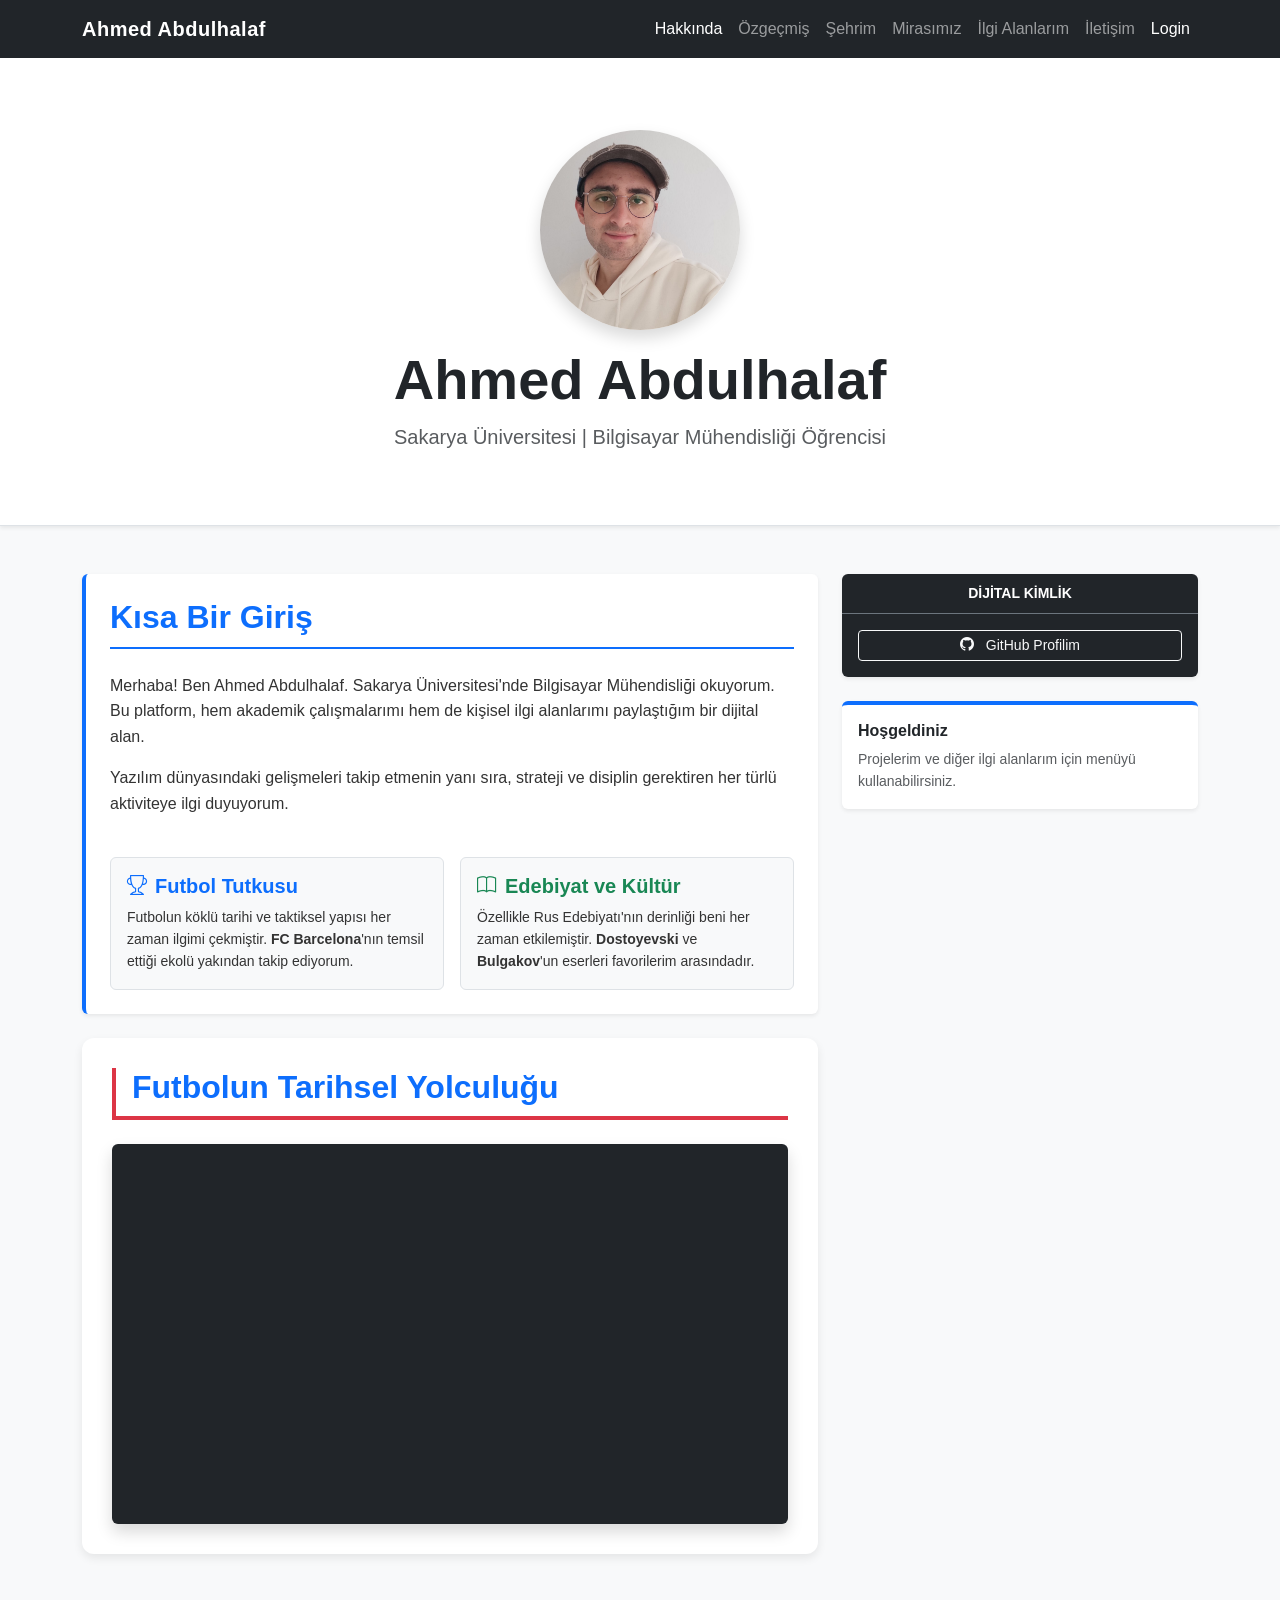
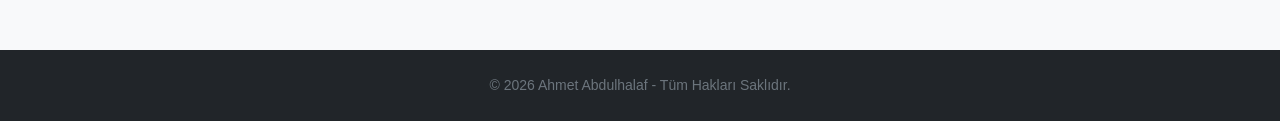
<file: index.html>
<!DOCTYPE html>
<html lang="tr">
<head>
    <meta charset="UTF-8">
    <meta name="viewport" content="width=device-width, initial-scale=1.0">
    <title>Hakkımda | Ahmed Abdulhalaf</title>
    <link href="https://cdn.jsdelivr.net/npm/bootstrap@5.3.0/dist/css/bootstrap.min.css" rel="stylesheet">
    <link rel="stylesheet" href="css/style.css">
    <link rel="stylesheet" href="https://cdn.jsdelivr.net/npm/bootstrap-icons@1.11.1/font/bootstrap-icons.css">
</head>
<body class="bg-light">

    <nav class="navbar navbar-expand-lg navbar-dark bg-dark sticky-top">
        <div class="container">
            <a class="navbar-brand" href="index.html">Ahmed Abdulhalaf</a>
            <button class="navbar-toggler" type="button" data-bs-toggle="collapse" data-bs-target="#navbarNav">
                <span class="navbar-toggler-icon"></span>
            </button>
            <div class="collapse navbar-collapse" id="navbarNav">
                <ul class="navbar-nav ms-auto">
                    <li class="nav-item"><a class="nav-link active" href="index.html">Hakkında</a></li>
                    <li class="nav-item"><a class="nav-link" href="cv.html">Özgeçmiş</a></li>
                    <li class="nav-item"><a class="nav-link" href="sehrim.html">Şehrim</a></li>
                    <li class="nav-item"><a class="nav-link" href="mirasimiz.html">Mirasımız</a></li>
                    <li class="nav-item"><a class="nav-link" href="ilgi-alanlarim.html">İlgi Alanlarım</a></li>
                    <li class="nav-item"><a class="nav-link" href="iletisim.php">İletişim</a></li>
                    <li class="nav-item">
                    <li class="nav-item"><a class="nav-link text-white" href="login.php">Login</a></li>
                </ul>
            </div>
        </div>
    </nav>

    <header class="py-5 bg-white border-bottom mb-5 shadow-sm">
        <div class="container text-center my-4">
           <img src="img/ahmed.jpg" class="rounded-circle mb-3 shadow heritage-img" alt="Ahmed Abdulhalaf" width="200" height="200" style="object-fit: cover;">
            <h1 class="fw-bolder display-4 text-dark">Ahmed Abdulhalaf</h1>
            <p class="lead mb-0 text-muted">Sakarya Üniversitesi | Bilgisayar Mühendisliği Öğrencisi</p>
        </div>
    </header>

    <div class="container mb-5">
        <div class="row g-4">
            <div class="col-lg-8">
                <section class="bg-white p-4 rounded shadow-sm border-start border-primary border-4 mb-4">
                    <h2 class="fw-bold mb-4">Kısa Bir Giriş</h2>
                    <p>Merhaba! Ben Ahmed Abdulhalaf. Sakarya Üniversitesi'nde Bilgisayar Mühendisliği okuyorum. Bu platform, hem akademik çalışmalarımı hem de kişisel ilgi alanlarımı paylaştığım bir dijital alan.</p>
                    <p>Yazılım dünyasındaki gelişmeleri takip etmenin yanı sıra, strateji ve disiplin gerektiren her türlü aktiviteye ilgi duyuyorum.</p>
                    
                    <div class="row mt-4 g-3">
                        <div class="col-md-6">
                            <div class="p-3 border rounded bg-light h-100">
                                <h5 class="fw-bold text-primary"><i class="bi bi-trophy me-2"></i>Futbol Tutkusu</h5>
                                <p class="small mb-0">Futbolun köklü tarihi ve taktiksel yapısı her zaman ilgimi çekmiştir. <strong>FC Barcelona</strong>'nın temsil ettiği ekolü yakından takip ediyorum.</p>
                            </div>
                        </div>
                        <div class="col-md-6">
                            <div class="p-3 border rounded bg-light h-100">
                                <h5 class="fw-bold text-success"><i class="bi bi-book me-2"></i>Edebiyat ve Kültür</h5>
                                <p class="small mb-0">Özellikle Rus Edebiyatı'nın derinliği beni her zaman etkilemiştir. <strong>Dostoyevski</strong> ve <strong>Bulgakov</strong>'un eserleri favorilerim arasındadır.</p>
                            </div>
                        </div>
                    </div>
                </section>

                <section class="mb-5">
                    <h2 class="fw-bold mb-4 border-start border-danger border-4 ps-3">Futbolun Tarihsel Yolculuğu</h2>
                    <div class="ratio ratio-16x9 shadow rounded overflow-hidden bg-dark">
    <iframe 
        id="ytplayer"
        type="text/html"
        src="https://www.youtube.com/embed/13BSXbCgsJE?enablejsapi=1&origin=http://example.com&rel=0" 
        title="Futbolun Tarihi" 
        allow="accelerometer; autoplay; clipboard-write; encrypted-media; gyroscope; picture-in-picture" 
        allowfullscreen
        frameborder="0">
    </iframe>
</div>
                </section>
            </div>
            
            <div class="col-lg-4">
                <div class="card mb-4 shadow-sm border-0 bg-dark text-white">
                    <div class="card-header border-secondary text-center fw-bold small">DİJİTAL KİMLİK</div>
                    <div class="card-body p-3 text-center">
                        <div class="d-grid">
                            <a href="https://github.com/ahmedhalaf567" target="_blank" class="btn btn-outline-light btn-sm">
                                <i class="bi bi-github me-2"></i> GitHub Profilim
                            </a>
                        </div>
                    </div>
                </div>

                <div class="card shadow-sm border-0 border-top border-primary border-4">
                    <div class="card-body">
                        <h6 class="fw-bold mb-2">Hoşgeldiniz</h6>
                        <p class="small text-muted mb-0">Projelerim ve diğer ilgi alanlarım için menüyü kullanabilirsiniz.</p>
                    </div>
                </div>
            </div>
        </div>
    </div>

   <footer class="py-4 bg-dark text-white text-center mt-5">
    <div class="container text-secondary">
        <p class="m-0 small">© 2026 Ahmet Abdulhalaf - Tüm Hakları Saklıdır.</p>
    </div>
</footer>

    <script src="https://cdn.jsdelivr.net/npm/bootstrap@5.3.0/dist/js/bootstrap.bundle.min.js"></script>
</body>
</html>
</file>
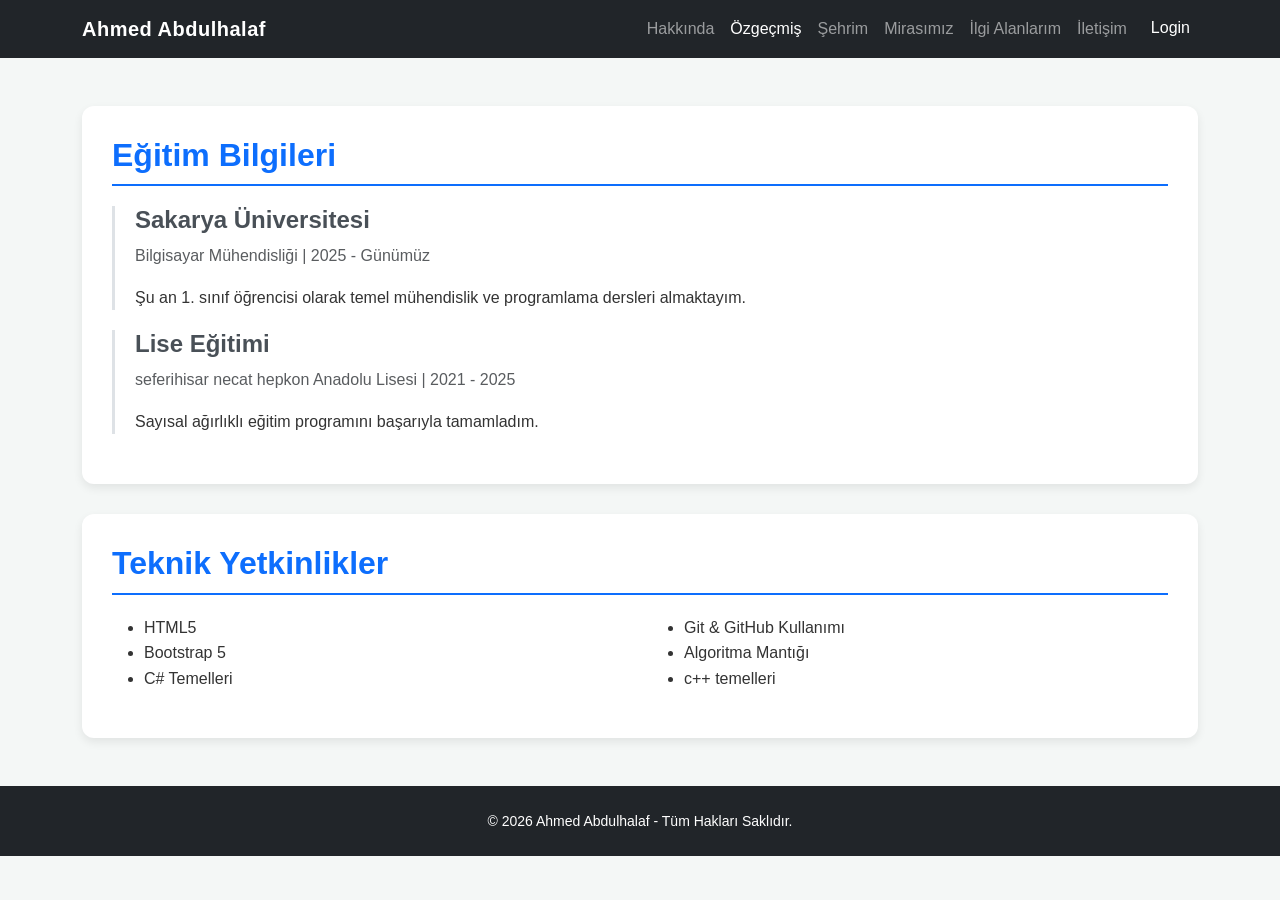
<file: cv.html>
<!DOCTYPE html>
<html lang="tr">
<head>
    <meta charset="UTF-8">
    <meta name="viewport" content="width=device-width, initial-scale=1.0">
    <title>Özgeçmiş | Ahmed Abdulhalaf</title>
    <link href="https://cdn.jsdelivr.net/npm/bootstrap@5.3.0/dist/css/bootstrap.min.css" rel="stylesheet">
    <link rel="stylesheet" href="css/style.css">
</head>
<body>

    <header>
        <nav class="navbar navbar-expand-lg navbar-dark bg-dark sticky-top">
            <div class="container">
                <a class="navbar-brand" href="index.html">Ahmed Abdulhalaf</a>
                <button class="navbar-toggler" type="button" data-bs-toggle="collapse" data-bs-target="#navbarNav">
                    <span class="navbar-toggler-icon"></span>
                </button>
                <div class="collapse navbar-collapse" id="navbarNav">
                    <ul class="navbar-nav ms-auto">
                        <li class="nav-item"><a class="nav-link" href="index.html">Hakkında</a></li>
                        <li class="nav-item"><a class="nav-link active" href="cv.html">Özgeçmiş</a></li>
                        <li class="nav-item"><a class="nav-link" href="sehrim.html">Şehrim</a></li>
                        <li class="nav-item"><a class="nav-link" href="mirasimiz.html">Mirasımız</a></li>
                        <li class="nav-item"><a class="nav-link" href="ilgi-alanlarim.html">İlgi Alanlarım</a></li>
                        <li class="nav-item"><a class="nav-link" href="iletisim.php">İletişim</a></li>
                        <li class="nav-item"><a class="nav-link btn btn-primary text-white ms-lg-2" href="login.php">Login</a></li>
                    </ul>
                </div>
            </div>
        </nav>
    </header>

    <main class="container mt-5">
        <section>
            <h2 class="fw-bold">Eğitim Bilgileri</h2>
            
            <article>
                <h4 class="fw-bold">Sakarya Üniversitesi</h4>
                <p class="text-muted">Bilgisayar Mühendisliği | 2025 - Günümüz</p>
                <p>Şu an 1. sınıf öğrencisi olarak temel mühendislik ve programlama dersleri almaktayım.</p>
            </article>

            <article>
                <h4 class="fw-bold">Lise Eğitimi</h4>
                <p class="text-muted"> seferihisar necat hepkon Anadolu Lisesi | 2021 - 2025</p>
                <p>Sayısal ağırlıklı eğitim programını başarıyla tamamladım.</p>
            </article>
        </section>

        <section>
            <h2 class="fw-bold">Teknik Yetkinlikler</h2>
            <div class="row">
                <div class="col-md-6">
                    <ul>
                        <li>HTML5 </li>
                        <li>Bootstrap 5</li>
                        <li>C# Temelleri</li>
                    </ul>
                </div>
                <div class="col-md-6">
                    <ul>
                        <li>Git & GitHub Kullanımı</li>
                        <li>Algoritma Mantığı</li>
                        <li>c++ temelleri</li>
                    </ul>
                </div>
            </div>
        </section>
    </main>

    <footer class="py-4 mt-5 text-center">
        <div class="container">
            <p class="m-0 small">© 2026 Ahmed Abdulhalaf - Tüm Hakları Saklıdır.</p>
        </div>
    </footer>

    <script src="https://cdn.jsdelivr.net/npm/bootstrap@5.3.0/dist/js/bootstrap.bundle.min.js"></script>
</body>
</html>
</file>
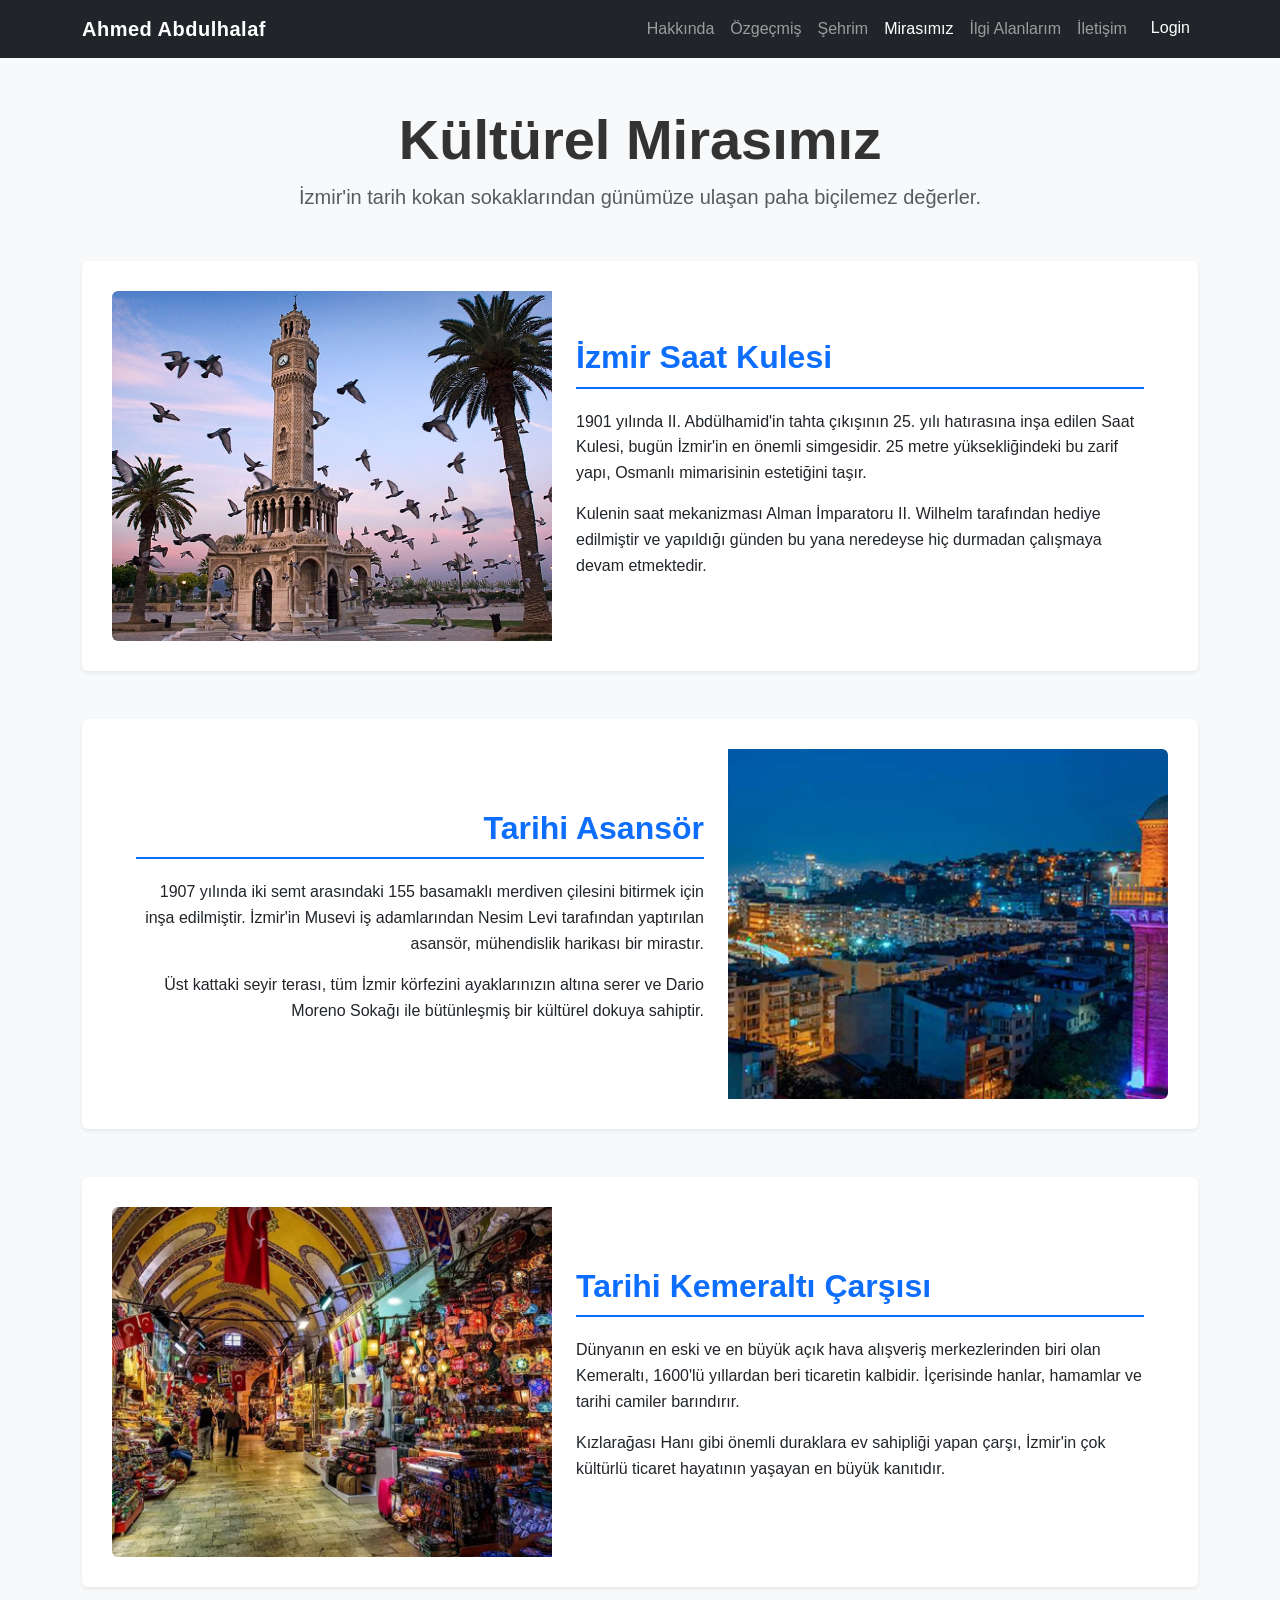
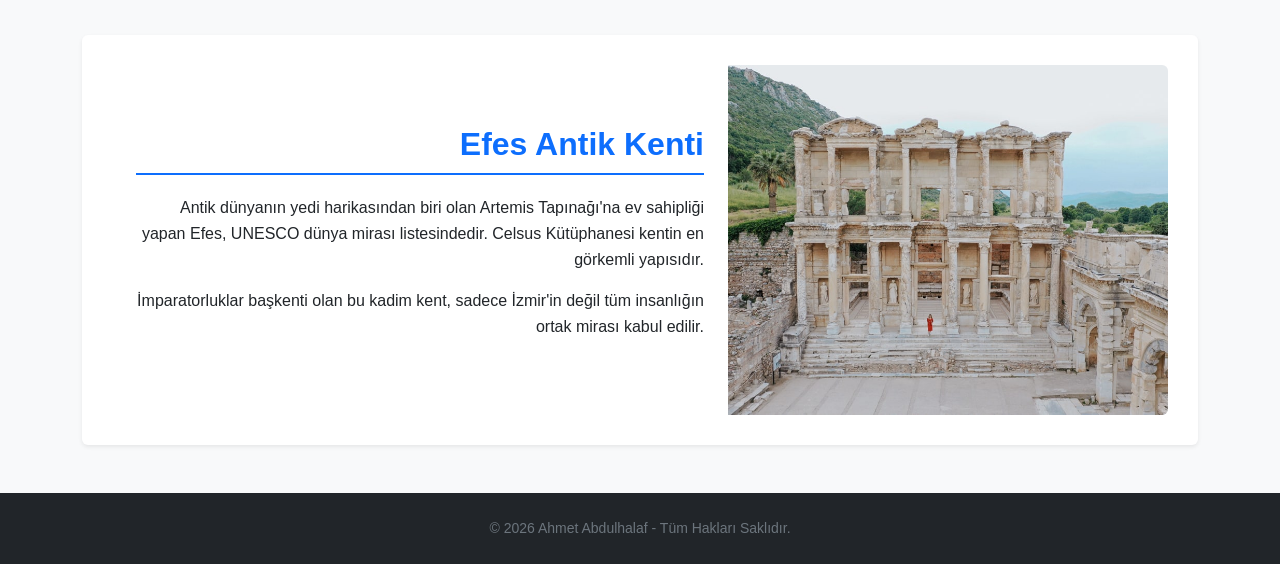
<file: mirasimiz.html>
<!DOCTYPE html>
<html lang="tr">
<head>
    <meta charset="UTF-8">
    <meta name="viewport" content="width=device-width, initial-scale=1.0">
    <title>Mirasımız | İzmir Hazineleri</title>
    <link href="https://cdn.jsdelivr.net/npm/bootstrap@5.3.0/dist/css/bootstrap.min.css" rel="stylesheet">
    <link rel="stylesheet" href="css/style.css">
</head>
<body class="bg-light">

    <header>
        <nav class="navbar navbar-expand-lg navbar-dark bg-dark sticky-top">
            <div class="container">
                <a class="navbar-brand" href="index.html">Ahmed Abdulhalaf</a>
                <button class="navbar-toggler" type="button" data-bs-toggle="collapse" data-bs-target="#navbarNav">
                    <span class="navbar-toggler-icon"></span>
                </button>
                <div class="collapse navbar-collapse" id="navbarNav">
                    <ul class="navbar-nav ms-auto">
                        <li class="nav-item"><a class="nav-link" href="index.html">Hakkında</a></li>
                        <li class="nav-item"><a class="nav-link" href="cv.html">Özgeçmiş</a></li>
                        <li class="nav-item"><a class="nav-link" href="sehrim.html">Şehrim</a></li>
                        <li class="nav-item"><a class="nav-link active" href="mirasimiz.html">Mirasımız</a></li>
                        <li class="nav-item"><a class="nav-link" href="ilgi-alanlarim.html">İlgi Alanlarım</a></li>
                        <li class="nav-item"><a class="nav-link" href="iletisim.php">İletişim</a></li>
                        <li class="nav-item"><a class="nav-link btn btn-primary text-white ms-lg-2" href="login.php">Login</a></li>
                    </ul>
                </div>
            </div>
        </nav>
    </header>

    <main class="container mt-5">
        <div class="text-center mb-5">
            <h1 class="display-4 fw-bold">Kültürel Mirasımız</h1>
            <p class="lead text-muted">İzmir'in tarih kokan sokaklarından günümüze ulaşan paha biçilemez değerler.</p>
        </div>

        <section class="mb-5 card shadow-sm border-0">
            <div class="row g-0 align-items-center">
                <div class="col-lg-5">
                    <img src="img/saat-kulesi.jpg" class="img-fluid rounded-start heritage-img" alt="İzmir Saat Kulesi" style="width: 100%; height: 350px; object-fit: cover;">
                </div>
                <div class="col-lg-7">
                    <div class="card-body p-4">
                        <h2 class="fw-bold text-primary">İzmir Saat Kulesi</h2>
                        <p>1901 yılında II. Abdülhamid'in tahta çıkışının 25. yılı hatırasına inşa edilen Saat Kulesi, bugün İzmir'in en önemli simgesidir. 25 metre yüksekliğindeki bu zarif yapı, Osmanlı mimarisinin estetiğini taşır.</p>
                        <p>Kulenin saat mekanizması Alman İmparatoru II. Wilhelm tarafından hediye edilmiştir ve yapıldığı günden bu yana neredeyse hiç durmadan çalışmaya devam etmektedir.</p>
                    </div>
                </div>
            </div>
        </section>

        <section class="mb-5 card shadow-sm border-0">
            <div class="row g-0 align-items-center">
                <div class="col-lg-7 order-2 order-lg-1">
                    <div class="card-body p-4 text-lg-end">
                        <h2 class="fw-bold text-primary">Tarihi Asansör</h2>
                        <p>1907 yılında iki semt arasındaki 155 basamaklı merdiven çilesini bitirmek için inşa edilmiştir. İzmir'in Musevi iş adamlarından Nesim Levi tarafından yaptırılan asansör, mühendislik harikası bir mirastır.</p>
                        <p>Üst kattaki seyir terası, tüm İzmir körfezini ayaklarınızın altına serer ve Dario Moreno Sokağı ile bütünleşmiş bir kültürel dokuya sahiptir.</p>
                    </div>
                </div>
                <div class="col-lg-5 order-1 order-lg-2">
                    <img src="img/izmir3.jpg" class="img-fluid rounded-end heritage-img" alt="Tarihi Asansör" style="width: 100%; height: 350px; object-fit: cover;">
                </div>
            </div>
        </section>

        <section class="mb-5 card shadow-sm border-0">
            <div class="row g-0 align-items-center">
                <div class="col-lg-5">
                    <img src="img/kemeralti.jpg" class="img-fluid rounded-start heritage-img" alt="Kemeraltı Çarşısı" style="width: 100%; height: 350px; object-fit: cover;">
                </div>
                <div class="col-lg-7">
                    <div class="card-body p-4">
                        <h2 class="fw-bold text-primary">Tarihi Kemeraltı Çarşısı</h2>
                        <p>Dünyanın en eski ve en büyük açık hava alışveriş merkezlerinden biri olan Kemeraltı, 1600'lü yıllardan beri ticaretin kalbidir. İçerisinde hanlar, hamamlar ve tarihi camiler barındırır.</p>
                        <p>Kızlarağası Hanı gibi önemli duraklara ev sahipliği yapan çarşı, İzmir'in çok kültürlü ticaret hayatının yaşayan en büyük kanıtıdır.</p>
                    </div>
                </div>
            </div>
        </section>

        <section class="mb-5 card shadow-sm border-0">
            <div class="row g-0 align-items-center">
                <div class="col-lg-7 order-2 order-lg-1">
                    <div class="card-body p-4 text-lg-end">
                        <h2 class="fw-bold text-primary">Efes Antik Kenti</h2>
                        <p>Antik dünyanın yedi harikasından biri olan Artemis Tapınağı'na ev sahipliği yapan Efes, UNESCO dünya mirası listesindedir. Celsus Kütüphanesi kentin en görkemli yapısıdır.</p>
                        <p>İmparatorluklar başkenti olan bu kadim kent, sadece İzmir'in değil tüm insanlığın ortak mirası kabul edilir.</p>
                    </div>
                </div>
                <div class="col-lg-5 order-1 order-lg-2">
                    <img src="img/izmir2.jpg" class="img-fluid rounded-end heritage-img" alt="Efes Antik Kenti" style="width: 100%; height: 350px; object-fit: cover;">
                </div>
            </div>
        </section>
    </main>

    <footer class="py-4 bg-dark text-white text-center mt-5">
    <div class="container text-secondary">
        <p class="m-0 small">© 2026 Ahmet Abdulhalaf - Tüm Hakları Saklıdır.</p>
    </div>
</footer>
    <script src="https://cdn.jsdelivr.net/npm/bootstrap@5.3.0/dist/js/bootstrap.bundle.min.js"></script>
</body>
</html>
</file>
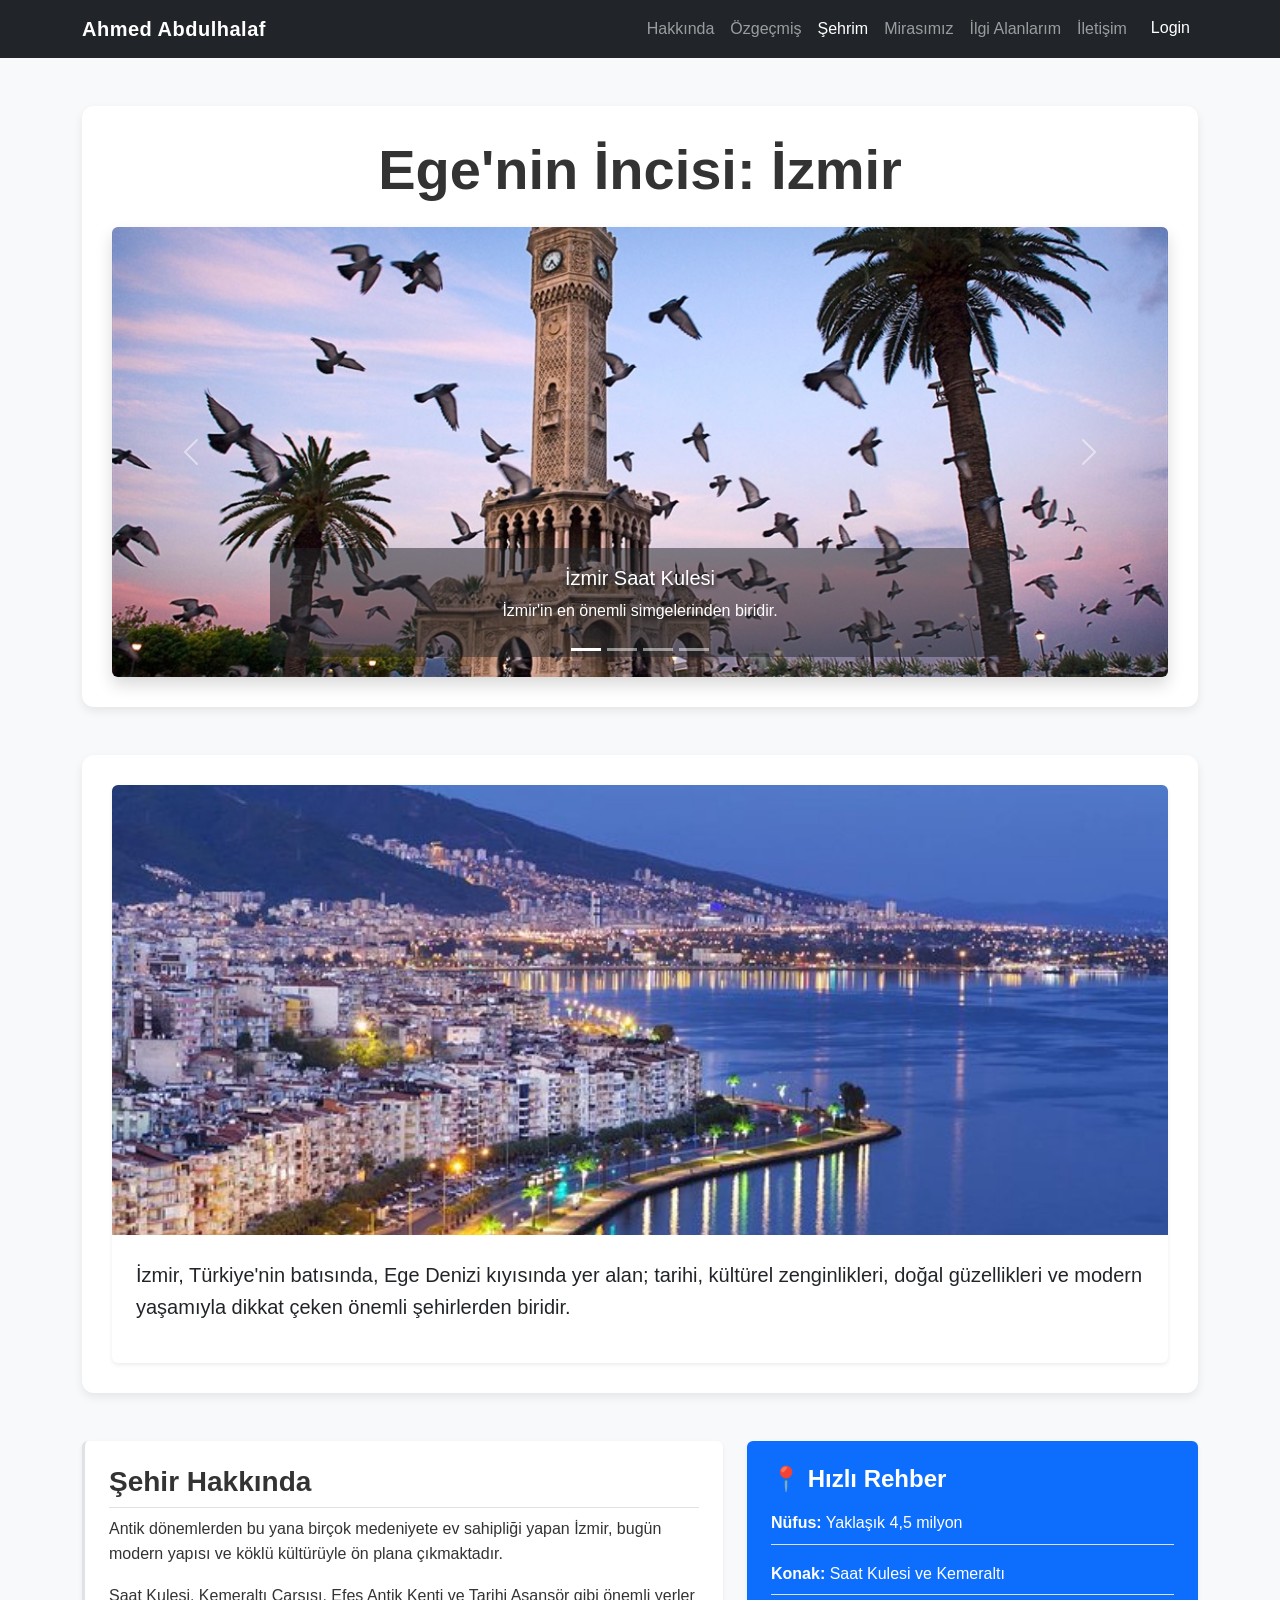
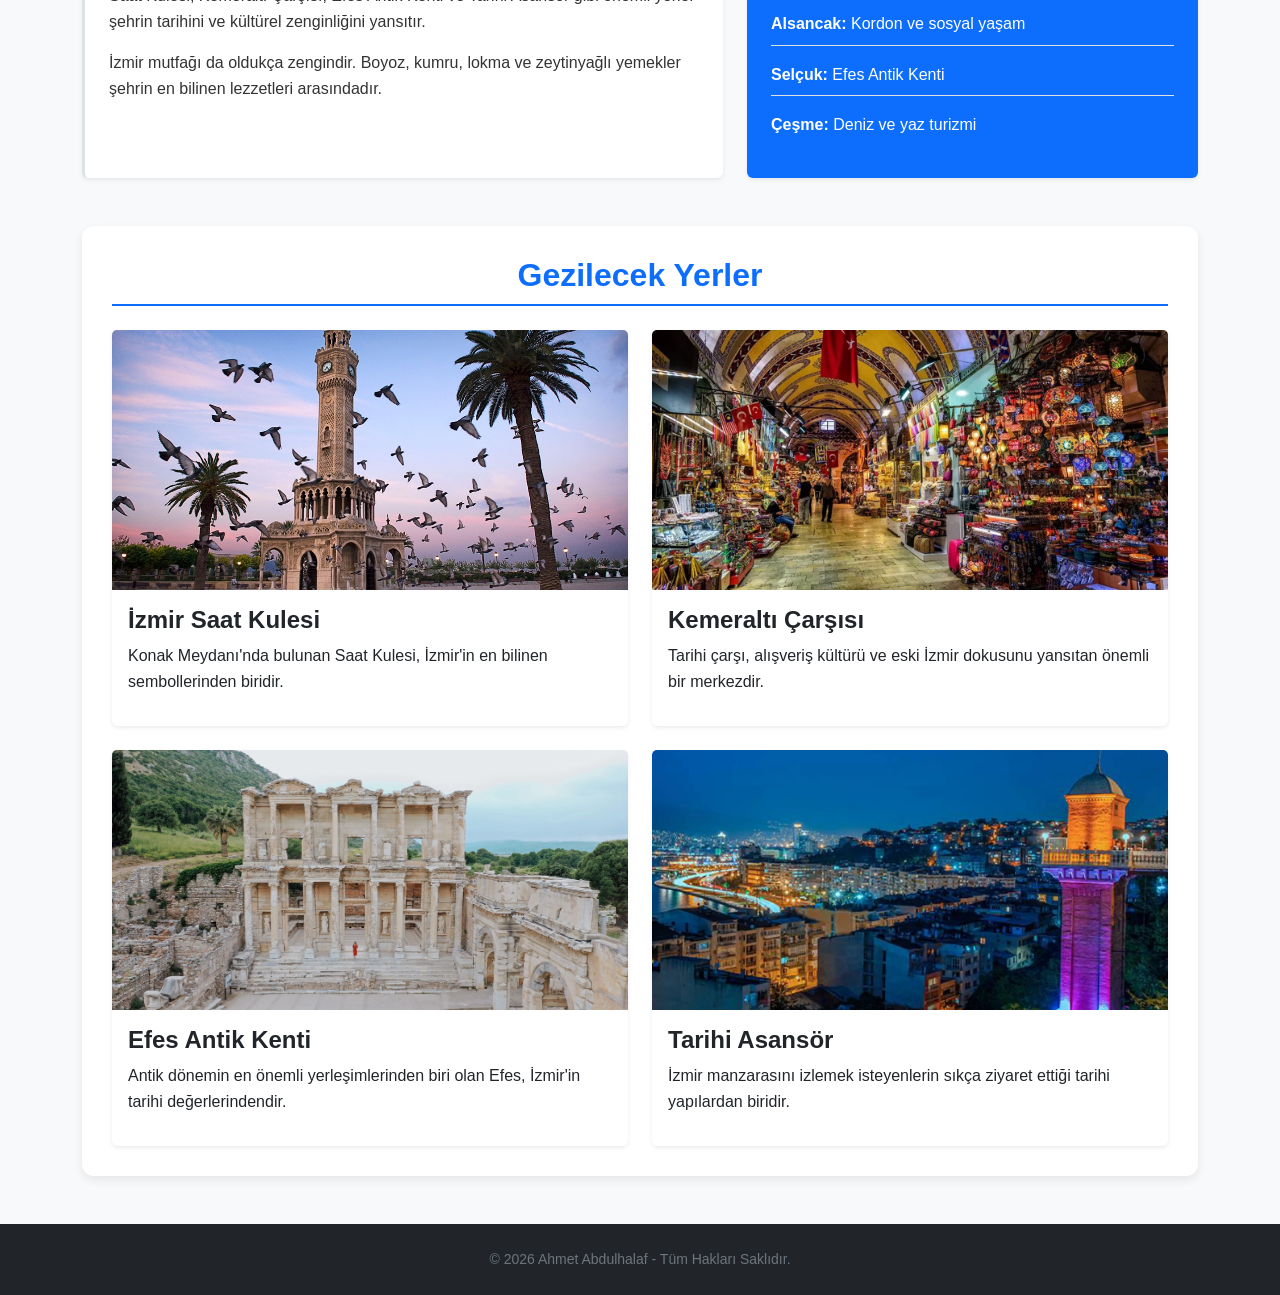
<file: sehrim.html>
<!DOCTYPE html>
<html lang="tr">
<head>
    <meta charset="UTF-8">
    <meta name="viewport" content="width=device-width, initial-scale=1.0">
    <title>Şehrim | İzmir</title>
    <link href="https://cdn.jsdelivr.net/npm/bootstrap@5.3.0/dist/css/bootstrap.min.css" rel="stylesheet">
    <link rel="stylesheet" href="css/style.css">
</head>
<body class="bg-light">

<header>
    <nav class="navbar navbar-expand-lg navbar-dark bg-dark sticky-top">
        <div class="container">
            <a class="navbar-brand" href="index.html">Ahmed Abdulhalaf</a>
            <button class="navbar-toggler" type="button" data-bs-toggle="collapse" data-bs-target="#navbarNav">
                <span class="navbar-toggler-icon"></span>
            </button>
            <div class="collapse navbar-collapse" id="navbarNav">
                <ul class="navbar-nav ms-auto">
                    <li class="nav-item"><a class="nav-link" href="index.html">Hakkında</a></li>
                    <li class="nav-item"><a class="nav-link" href="cv.html">Özgeçmiş</a></li>
                    <li class="nav-item"><a class="nav-link active" href="sehrim.html">Şehrim</a></li>
                    <li class="nav-item"><a class="nav-link" href="mirasimiz.html">Mirasımız</a></li>
                    <li class="nav-item"><a class="nav-link" href="ilgi-alanlarim.html">İlgi Alanlarım</a></li>
                    <li class="nav-item"><a class="nav-link" href="iletisim.php">İletişim</a></li>
                    <li class="nav-item"><a class="nav-link btn btn-primary text-white ms-lg-2" href="login.php">Login</a></li>
                </ul>
            </div>
        </div>
    </nav>
</header>

<main class="container mt-5">

    <section class="mb-5">
        <h1 class="display-4 fw-bold text-center mb-4">Ege'nin İncisi: İzmir</h1>

        <div id="izmirSlider" class="carousel slide shadow rounded overflow-hidden" data-bs-ride="carousel">
            <div class="carousel-indicators">
                <button type="button" data-bs-target="#izmirSlider" data-bs-slide-to="0" class="active"></button>
                <button type="button" data-bs-target="#izmirSlider" data-bs-slide-to="1"></button>
                <button type="button" data-bs-target="#izmirSlider" data-bs-slide-to="2"></button>
                <button type="button" data-bs-target="#izmirSlider" data-bs-slide-to="3"></button>
            </div>

            <div class="carousel-inner">
                <div class="carousel-item active">
                    <a href="#saat-kulesi">
                        <img src="img/saat-kulesi.jpg" class="d-block w-100 slider-img" alt="İzmir Saat Kulesi">
                    </a>
                    <div class="carousel-caption d-none d-md-block bg-dark bg-opacity-50 rounded">
                        <h5>İzmir Saat Kulesi</h5>
                        <p>İzmir'in en önemli simgelerinden biridir.</p>
                    </div>
                </div>

                <div class="carousel-item">
                    <a href="#kemeralti">
                        <img src="img/kemeralti.jpg" class="d-block w-100 slider-img" alt="Kemeraltı Çarşısı">
                    </a>
                    <div class="carousel-caption d-none d-md-block bg-dark bg-opacity-50 rounded">
                        <h5>Kemeraltı Çarşısı</h5>
                        <p>Tarihi alışveriş ve kültür merkezidir.</p>
                    </div>
                </div>

                <div class="carousel-item">
                    <a href="#efes">
                        <img src="img/izmir2.jpg" class="d-block w-100 slider-img" alt="Efes Antik Kenti">
                    </a>
                    <div class="carousel-caption d-none d-md-block bg-dark bg-opacity-50 rounded">
                        <h5>Efes Antik Kenti</h5>
                        <p>İzmir'in en değerli tarihi miraslarından biridir.</p>
                    </div>
                </div>

                <div class="carousel-item">
                    <a href="#asansor">
                        <img src="img/izmir3.jpg" class="d-block w-100 slider-img" alt="Tarihi Asansör">
                    </a>
                    <div class="carousel-caption d-none d-md-block bg-dark bg-opacity-50 rounded">
                        <h5>Tarihi Asansör</h5>
                        <p>İzmir manzarasıyla ünlü tarihi yapıdır.</p>
                    </div>
                </div>
            </div>

            <button class="carousel-control-prev" type="button" data-bs-target="#izmirSlider" data-bs-slide="prev">
                <span class="carousel-control-prev-icon"></span>
            </button>

            <button class="carousel-control-next" type="button" data-bs-target="#izmirSlider" data-bs-slide="next">
                <span class="carousel-control-next-icon"></span>
            </button>
        </div>
    </section>

    <section class="mb-5">
        <div class="card shadow-sm border-0 overflow-hidden">
            <img src="img/izmir-kapak.jpg" class="city-img img-fluid" alt="İzmir Genel Görünüm">
            <div class="card-body p-4">
                <p class="lead">
                    İzmir, Türkiye'nin batısında, Ege Denizi kıyısında yer alan; tarihi,
                    kültürel zenginlikleri, doğal güzellikleri ve modern yaşamıyla dikkat çeken
                    önemli şehirlerden biridir.
                </p>
            </div>
        </div>
    </section>

    <div class="row g-4">
        <div class="col-md-7">
            <article class="p-4 bg-white rounded shadow-sm h-100">
                <h3 class="fw-bold border-bottom pb-2">Şehir Hakkında</h3>
                <p>
                    Antik dönemlerden bu yana birçok medeniyete ev sahipliği yapan İzmir,
                    bugün modern yapısı ve köklü kültürüyle ön plana çıkmaktadır.
                </p>
                <p>
                    Saat Kulesi, Kemeraltı Çarşısı, Efes Antik Kenti ve Tarihi Asansör gibi
                    önemli yerler şehrin tarihini ve kültürel zenginliğini yansıtır.
                </p>
                <p>
                    İzmir mutfağı da oldukça zengindir. Boyoz, kumru, lokma ve zeytinyağlı
                    yemekler şehrin en bilinen lezzetleri arasındadır.
                </p>
            </article>
        </div>

        <div class="col-md-5">
            <div class="p-4 bg-primary text-white rounded shadow-sm h-100">
                <h4 class="fw-bold mb-3">📍 Hızlı Rehber</h4>
                <ul class="list-unstyled">
                    <li class="mb-3 border-bottom pb-2"><strong>Nüfus:</strong> Yaklaşık 4,5 milyon</li>
                    <li class="mb-3 border-bottom pb-2"><strong>Konak:</strong> Saat Kulesi ve Kemeraltı</li>
                    <li class="mb-3 border-bottom pb-2"><strong>Alsancak:</strong> Kordon ve sosyal yaşam</li>
                    <li class="mb-3 border-bottom pb-2"><strong>Selçuk:</strong> Efes Antik Kenti</li>
                    <li><strong>Çeşme:</strong> Deniz ve yaz turizmi</li>
                </ul>
            </div>
        </div>
    </div>

    <section class="mt-5">
        <h2 class="fw-bold text-center mb-4">Gezilecek Yerler</h2>

        <div class="row g-4">
            <div class="col-md-6" id="saat-kulesi">
                <div class="card h-100 shadow-sm border-0">
                    <img src="img/saat-kulesi.jpg" class="card-img-top place-img" alt="Saat Kulesi">
                    <div class="card-body">
                        <h4 class="fw-bold">İzmir Saat Kulesi</h4>
                        <p>Konak Meydanı'nda bulunan Saat Kulesi, İzmir'in en bilinen sembollerinden biridir.</p>
                    </div>
                </div>
            </div>

            <div class="col-md-6" id="kemeralti">
                <div class="card h-100 shadow-sm border-0">
                    <img src="img/kemeralti.jpg" class="card-img-top place-img" alt="Kemeraltı Çarşısı">
                    <div class="card-body">
                        <h4 class="fw-bold">Kemeraltı Çarşısı</h4>
                        <p>Tarihi çarşı, alışveriş kültürü ve eski İzmir dokusunu yansıtan önemli bir merkezdir.</p>
                    </div>
                </div>
            </div>

            <div class="col-md-6" id="efes">
                <div class="card h-100 shadow-sm border-0">
                    <img src="img/izmir2.jpg" class="card-img-top place-img" alt="Efes Antik Kenti">
                    <div class="card-body">
                        <h4 class="fw-bold">Efes Antik Kenti</h4>
                        <p>Antik dönemin en önemli yerleşimlerinden biri olan Efes, İzmir'in tarihi değerlerindendir.</p>
                    </div>
                </div>
            </div>

            <div class="col-md-6" id="asansor">
                <div class="card h-100 shadow-sm border-0">
                    <img src="img/izmir3.jpg" class="card-img-top place-img" alt="Tarihi Asansör">
                    <div class="card-body">
                        <h4 class="fw-bold">Tarihi Asansör</h4>
                        <p>İzmir manzarasını izlemek isteyenlerin sıkça ziyaret ettiği tarihi yapılardan biridir.</p>
                    </div>
                </div>
            </div>
        </div>
    </section>

</main>

<footer class="py-4 bg-dark text-white text-center mt-5">
    <div class="container text-secondary">
        <p class="m-0 small">© 2026 Ahmet Abdulhalaf - Tüm Hakları Saklıdır.</p>
    </div>
</footer>

<script src="https://cdn.jsdelivr.net/npm/bootstrap@5.3.0/dist/js/bootstrap.bundle.min.js"></script>

</body>
</html>
</file>
<file: css/style.css>
/* =========================
   GENEL AYARLAR
========================= */

body {
    font-family: 'Segoe UI', Tahoma, Geneva, Verdana, sans-serif;
    background-color: #f4f7f6;
    color: #333;
    line-height: 1.6;
}

a {
    text-decoration: none;
}

img {
    max-width: 100%;
}

/* =========================
   NAVBAR & FOOTER
========================= */

.navbar-brand {
    font-weight: bold;
    letter-spacing: 0.5px;
}

.navbar .nav-link {
    transition: 0.3s ease;
}

.navbar .nav-link:hover {
    color: #0d6efd !important;
}

footer {
    background-color: #212529;
    color: white;
}

/* =========================
   ORTAK SAYFA TASARIMI
========================= */

section {
    background: white;
    padding: 30px;
    border-radius: 12px;
    box-shadow: 0 4px 10px rgba(0,0,0,0.08);
    margin-bottom: 30px;
}

h1, h2, h3, h4 {
    font-weight: 700;
}

h2 {
    color: #0d6efd;
    border-bottom: 2px solid #0d6efd;
    padding-bottom: 10px;
    margin-bottom: 20px;
}

article {
    border-left: 3px solid #dee2e6;
    padding-left: 20px;
    margin-bottom: 20px;
}

article h4 {
    color: #495057;
}

/* =========================
   HAKKIMDA SAYFASI
========================= */

.heritage-img {
    transition: transform 0.3s ease, box-shadow 0.3s ease;
}

.heritage-img:hover {
    transform: scale(1.03);
    box-shadow: 0 10px 20px rgba(0,0,0,0.15);
}

/* =========================
   ŞEHRİM SAYFASI
========================= */

.slider-img {
    height: 450px;
    object-fit: cover;
}

.city-img {
    width: 100%;
    height: 450px;
    object-fit: cover;
}

.place-img {
    height: 260px;
    object-fit: cover;
}

.carousel-caption {
    padding: 18px;
}

.carousel-caption h5 {
    text-shadow: 2px 2px 4px rgba(0,0,0,0.8);
}

/* =========================
   MİRASIMIZ SAYFASI
========================= */

.heritage-section {
    padding: 40px 0;
    margin-bottom: 20px;
}

.border-efes {
    border-left: 6px solid #0d6efd !important;
}

.border-asansor {
    border-left: 6px solid #dc3545 !important;
}

.border-kule {
    border-left: 6px solid #ffc107 !important;
}

/* =========================
   İLGİ ALANLARIM SAYFASI
========================= */

.hobby-header {
    background: linear-gradient(rgba(0,0,0,0.65), rgba(0,0,0,0.65)),
    url("../img/izmir4.jpg");

    background-size: cover;
    background-position: center;

    color: white;
    padding: 90px 0;
}

.hobby-header h1 {
    letter-spacing: 1px;
}

.hobby-header p {
    max-width: 700px;
    margin: 15px auto 0;
}

.hobby-card {
    background-color: #ffffff;
    padding: 28px;
    border-radius: 14px;
    box-shadow: 0 5px 15px rgba(0,0,0,0.08);
    transition: all 0.3s ease;
}

.hobby-card:hover {
    transform: translateY(-6px);
    box-shadow: 0 12px 25px rgba(0,0,0,0.15);
}

.hobby-card h2 {
    color: #0d6efd;
    border-bottom: 2px solid #0d6efd;
    padding-bottom: 10px;
    margin-bottom: 20px;
}

.hobby-card article {
    border-left: 4px solid #dee2e6;
    padding-left: 15px;
    margin-bottom: 18px;
}

.hobby-card p {
    color: #555;
    line-height: 1.7;
}

.barca-accent {
    border-left: 7px solid #A50044 !important;
    border-right: 7px solid #004D98 !important;
}

.barca-title {
    color: #A50044;
}

/* =========================
   API BÖLÜMÜ
========================= */

.movie-api-section {
    background: #ffffff;
    border-radius: 16px;
    padding: 35px;
    box-shadow: 0 6px 18px rgba(0,0,0,0.08);
}

.movie-card {
    border-radius: 15px;
    overflow: hidden;
    transition: all 0.3s ease;
}

.movie-card:hover {
    transform: translateY(-7px);
    box-shadow: 0 12px 28px rgba(0,0,0,0.18) !important;
}

.movie-poster {
    height: 320px;
    object-fit: cover;
    background-color: #ddd;
}

.movie-summary {
    max-height: 110px;
    overflow: hidden;
    font-size: 13px;
}

/* =========================
   QUOTE / DARK CARD
========================= */

.quote-section {
    background-color: #212529;
    color: #f8f9fa;
    border-radius: 18px;
    padding: 35px;
    margin-top: 40px;
}

.quote-section button {
    border-radius: 20px;
    padding: 7px 18px;
}

/* =========================
   TABLE & LIST
========================= */

.table-hover tbody tr:hover {
    background-color: rgba(13, 110, 253, 0.08);
    transition: 0.3s;
}

.list-group-item {
    padding: 14px 10px;
}

/* =========================
   FORM TASARIMI
========================= */

form .form-control,
form .form-select {
    border-radius: 10px;
}

form .form-control:focus,
form .form-select:focus {
    box-shadow: 0 0 0 0.2rem rgba(13,110,253,0.15);
}

/* =========================
   LOGIN SAYFASI
========================= */

.login-container {
    min-height: 80vh;
    display: flex;
    align-items: center;
    justify-content: center;
}

.login-card {
    border: none;
    border-radius: 12px;
    box-shadow: 0 10px 30px rgba(0,0,0,0.1);
    background-color: #ffffff;
    transition: transform 0.3s ease;
}

.login-card:hover {
    transform: translateY(-4px);
}

.btn-login {
    background-color: #0d6efd;
    border: none;
    padding: 12px;
    font-weight: bold;
    transition: all 0.3s ease;
}

.btn-login:hover {
    transform: translateY(-2px);
    box-shadow: 0 5px 15px rgba(13, 110, 253, 0.4);
}

/* =========================
   RESPONSIVE
========================= */

@media (max-width: 768px) {

    section {
        padding: 20px;
    }

    .slider-img,
    .city-img {
        height: 280px;
    }

    .place-img {
        height: 220px;
    }

    .movie-poster {
        height: 280px;
    }

    .hobby-header {
        padding: 60px 20px;
    }

    .carousel-caption {
        display: none;
    }

    nav ul {
        display: flex;
        flex-direction: column;
        align-items: flex-start;
        padding-left: 0;
    }

    nav ul li {
        width: 100%;
        list-style: none;
    }

    nav ul li a {
        display: block;
        width: 100%;
        text-align: left;
        padding: 12px 0;
        margin: 0;
    }
}
</file>
